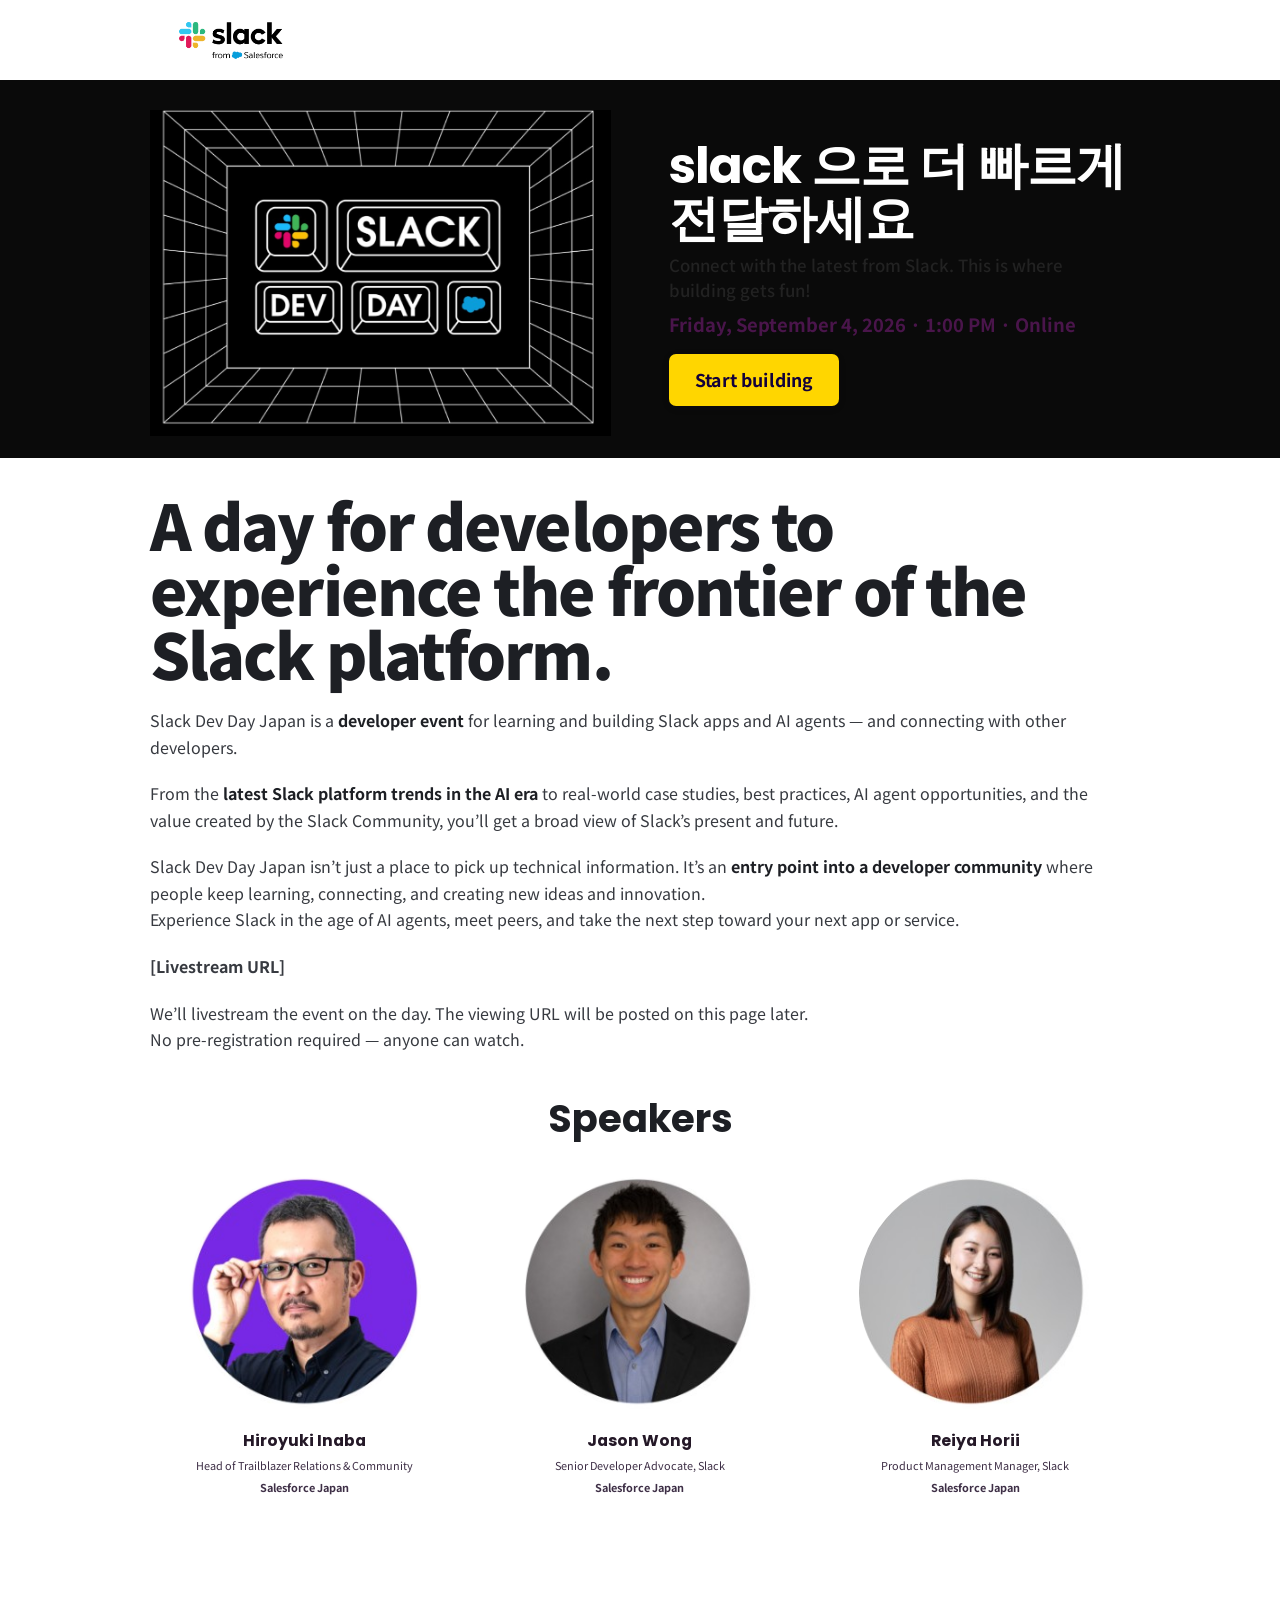
<file: index.html>
<!doctype html>
<html lang="en">
  <head>
    <meta charset="UTF-8" />
    <meta name="viewport" content="width=device-width, initial-scale=1.0" />
    <title>Slack Dev Day Japan</title>
    <meta name="description" content="Slack Dev Day Japan demo page." />
    <link rel="preconnect" href="https://fonts.googleapis.com" />
    <link rel="preconnect" href="https://fonts.gstatic.com" crossorigin />
    <link
      href="https://fonts.googleapis.com/css2?family=Noto+Sans+JP:wght@400;500;700;900&family=Poppins:wght@400;500;600;700;800&display=swap"
      rel="stylesheet"
    />
    <link rel="stylesheet" href="./styles.css" />
  </head>
  <body>
    <header class="topbar">
      <div class="wrap">
        <div class="brand">
          <img src="./assets/slack-logo-transparent.png" alt="Slack from Salesforce logo" />
        </div>
      </div>
    </header>

    <section class="hero">
  <div class="wrap hero__inner">
    <div class="hero__art">
      <img src="./assets/hero-art.png" alt="Slack Dev Day key visual" />
    </div>
    <div class="hero__copy">
      <h1>slack 으로 더 빠르게 전달하세요</h1>
      <p style="font-size:1.05em;font-weight:500;color:#222;">Connect with the latest from Slack. This is where building gets fun!</p>
      <p style="font-size:1.15em;font-weight:bold;color:#4A154B;margin: 0.5em 0 0.2em;">Friday, September 4, 2026 · 1:00 PM · Online</p>
      <a href="#" class="cta-btn" aria-label="Start building now">Start building</a>
    </div>
  </div>
</section>

    <main class="main">
      <section class="intro wrap">
        <h2>A day for developers to experience the frontier of the Slack platform.</h2>

        <p>
          Slack Dev Day Japan is a
          <strong>developer event</strong>
          for learning and building Slack apps and AI agents — and connecting with other developers.
        </p>

        <p>
          From the
          <strong>latest Slack platform trends in the AI era</strong>
          to real-world case studies, best practices, AI agent opportunities, and the value created by the Slack
          Community, you’ll get a broad view of Slack’s present and future.
        </p>

        <p>
          Slack Dev Day Japan isn’t just a place to pick up technical information. It’s an
          <strong>entry point into a developer community</strong>
          where people keep learning, connecting, and creating new ideas and innovation.<br />
          Experience Slack in the age of AI agents, meet peers, and take the next step toward your next app or service.
        </p>

        <p class="stream-title">[Livestream URL]</p>
        <p>
          We’ll livestream the event on the day. The viewing URL will be posted on this page later.<br />
          No pre-registration required — anyone can watch.
        </p>
      </section>

      <section class="speakers">
        <div class="wrap">
          <h3>Speakers</h3>
          <div class="speaker-grid">
            <article class="speaker-card">
              <div class="speaker-avatar">
                <img src="./assets/speaker-hiroyuki.png" alt="Hiroyuki Inaba" />
              </div>
              <p class="speaker-name">Hiroyuki Inaba</p>
              <p class="speaker-role">Head of Trailblazer Relations &amp; Community</p>
              <p class="speaker-company">Salesforce Japan</p>
            </article>

            <article class="speaker-card">
              <div class="speaker-avatar">
                <img src="./assets/speaker-jason.png" alt="Jason Wong" />
              </div>
              <p class="speaker-name">Jason Wong</p>
              <p class="speaker-role">Senior Developer Advocate, Slack</p>
              <p class="speaker-company">Salesforce Japan</p>
            </article>

            <article class="speaker-card">
              <div class="speaker-avatar">
                <img src="./assets/speaker-reiya.png" alt="Reiya Horii" />
              </div>
              <p class="speaker-name">Reiya Horii</p>
              <p class="speaker-role">Product Management Manager, Slack</p>
              <p class="speaker-company">Salesforce Japan</p>
            </article>
          </div>
        </div>
      </section>
    </main>
  </body>
</html>
</file>
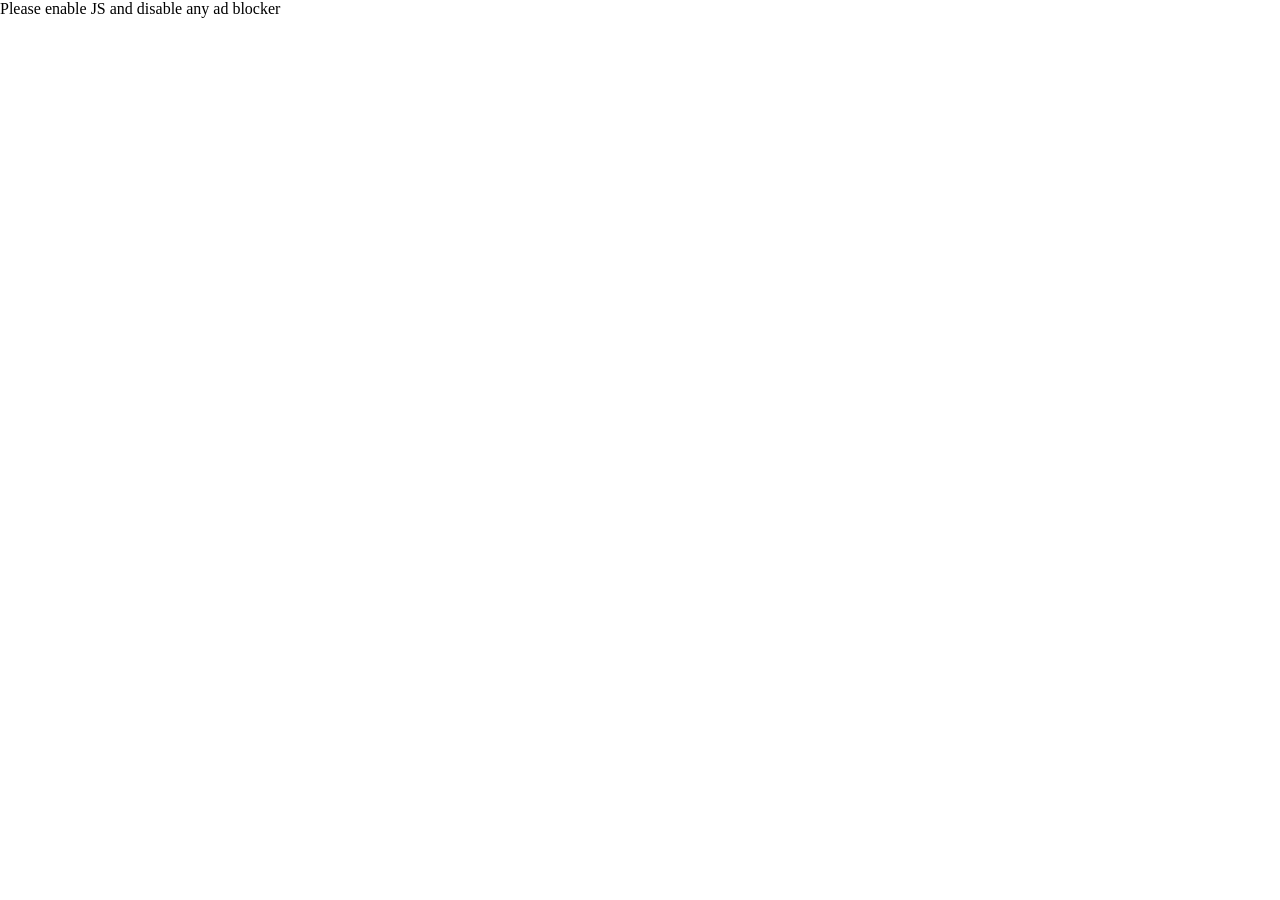
<file: page-ua.html>
<html lang="ja"><head><title>salesforce.com</title><style>#cmsg{animation: A 1.5s;}@keyframes A{0%{opacity:0;}99%{opacity:0;}100%{opacity:1;}}</style></head><body style="margin:0"><p id="cmsg">Please enable JS and disable any ad blocker</p><script data-cfasync="false">var dd={'rt':'i','cid':'AHrlqAAAAAMA3-p3wsGXZ6sAk6HFGQ==','hsh':'3BA67E83B5E1C93C86A6F784C53F4C','b':1325756,'s':20143,'e':'d0c014db8652cc06392b8337e96a6c07d0ec15e62b305416d5b18565fa5e4257026884231c28213078c13bef7b90a619','qp':'','host':'geo.captcha-delivery.com','cookie':'rQZpGo0jn1HksvbmVQt80USvQpT1DA4~IBweElxueJABX5wTyzWTR6fASNbEBD~Ax2L4gJ0~OlHHwFpD7bVNP31_MzUVmYgWhQ4~Js~GAikY2bw_HZlm4FXevkbcO0Hq'}</script><script data-cfasync="false" src="https://ct.captcha-delivery.com/i.js"></script></body></html>
</file>
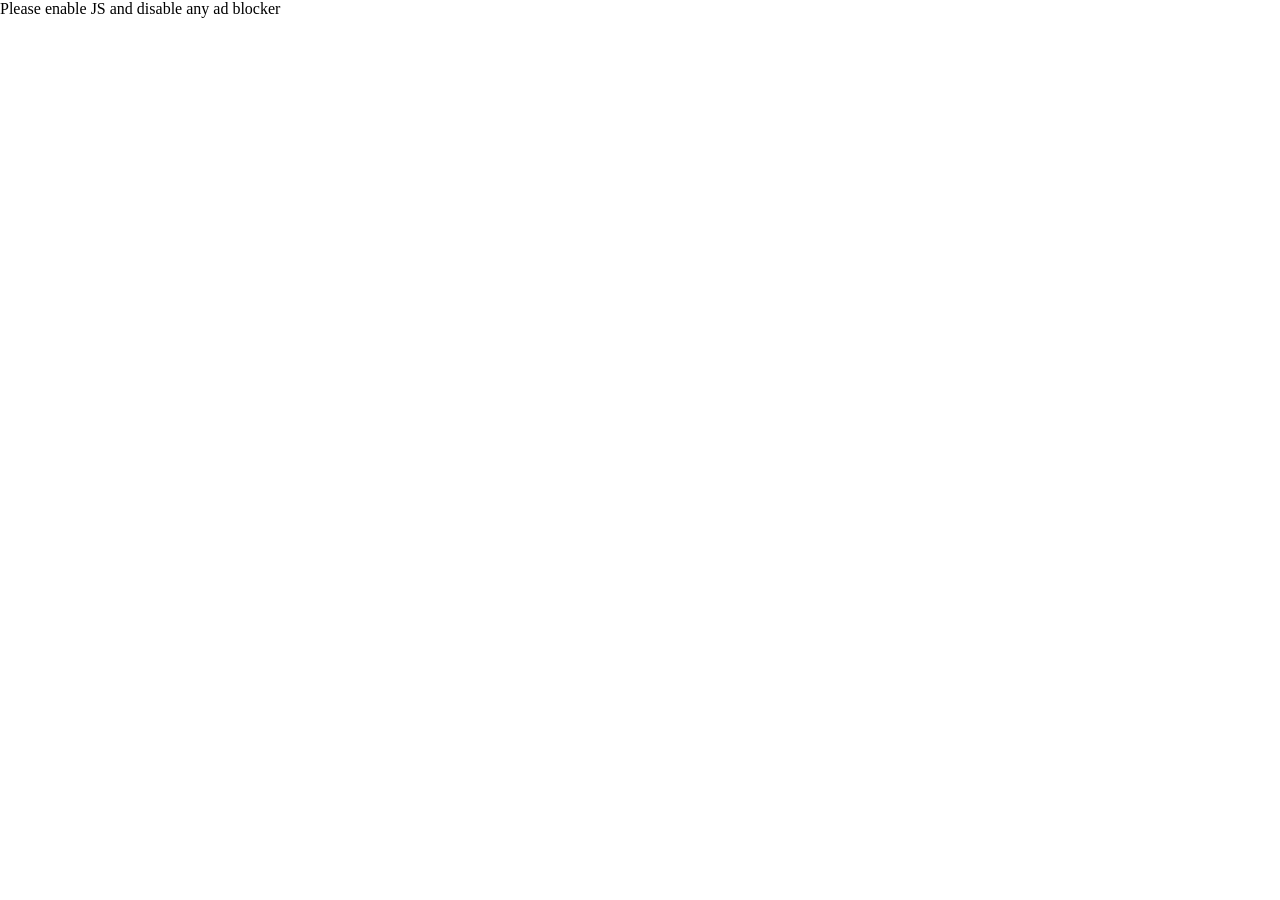
<file: page.html>
<html lang="en"><head><title>salesforce.com</title><style>#cmsg{animation: A 1.5s;}@keyframes A{0%{opacity:0;}99%{opacity:0;}100%{opacity:1;}}</style></head><body style="margin:0"><p id="cmsg">Please enable JS and disable any ad blocker</p><script data-cfasync="false">var dd={'rt':'c','cid':'AHrlqAAAAAMAEhI4cfqNKcUAk6HFGQ==','hsh':'3BA67E83B5E1C93C86A6F784C53F4C','t':'bv','qp':'','s':20143,'e':'987457f3c1ac912fb2988d8ee9967c415834aba1427bceb236679e090411e0f8c41231a6f2ad50ff3e512fb1fdfe8452','host':'geo.captcha-delivery.com','cookie':'VP3Vj8GjCYbplcBzBilFx6grPREsjOZ333~kGo1o3iVVVCeU5s3ydDrt2_8CtaRBBpr3PyCI8DRJ43YHVr4x7bmiqPgKe_0HzkCgL7kUjuloaQd5tqpJAy9esihkKtzq'}</script><script data-cfasync="false" src="https://ct.captcha-delivery.com/c.js"></script></body></html>
</file>
<file: styles.css>
:root {
  --black: #0a0a0a;
  --text: #22242a;
  --muted: #373a40;
  --white: #ffffff;
  --cta-yellow: #ffd600;
  --cta-yellow-hover: #ffef7f;
  --cta-text-dark: #12013a;
}

* {
  box-sizing: border-box;
}

body {
  margin: 0;
  color: var(--text);
  background: var(--white);
  font-family: "Noto Sans JP", -apple-system, BlinkMacSystemFont, "Segoe UI", sans-serif;
}

.wrap {
  width: min(1280px, 100% - 46px);
  margin: 0 auto;
}

.topbar {
  height: 90px;
  background: #fff;
  border-bottom: 0;
}

.topbar .wrap {
  height: 100%;
  display: flex;
  align-items: center;
  justify-content: flex-start;
}

.brand {
  line-height: 0;
}

.brand img {
  display: block;
  width: 180px;
  max-width: 42vw;
  height: auto;
}

.hero {
  background: var(--black);
  color: #fff;
  padding: 30px 0 22px;
}

.hero__inner {
  display: grid;
  grid-template-columns: 1fr 1fr;
  gap: 58px;
  align-items: center;
}

.hero__art {
  line-height: 0;
}

.hero__art img {
  width: 100%;
  height: auto;
  display: block;
  border: 0;
  box-shadow: none;
}

.hero__copy h1 {
  margin: 0;
  font: 700 clamp(2.1rem, 5.2vw, 3.4rem) / 1.08 "Poppins", "Noto Sans JP", sans-serif;
  letter-spacing: -0.02em;
  color: #fff;
  text-shadow: none;
}

.hero__copy p {
  margin: 10px 0 0;
  font-size: clamp(0.98rem, 1.65vw, 1.18rem);
  line-height: 1.45;
}

.hero__date {
  font-family: "Poppins", "Noto Sans JP", sans-serif;
  font-weight: 700;
  color: inherit;
}

.hero__copy {
  max-width: 460px;
}

.cta-btn {
  display: inline-block;
  margin-top: 12px;
  padding: 16px 26px;
  background-color: var(--cta-yellow);
  color: var(--cta-text-dark) !important;
  font-weight: bold;
  font-size: 1.1em;
  border-radius: 7px;
  text-decoration: none;
  letter-spacing: 0.01em;
  box-shadow: 0 2px 8px rgba(34,0,51,0.08);
  min-width: 44px;
  min-height: 44px;
  line-height: 1.16;
  text-align: center;
  transition: background .18s;
}
.cta-btn:active,
.cta-btn:focus,
.cta-btn:hover {
  background-color: var(--cta-yellow-hover);
  color: var(--cta-text-dark) !important;
  outline: 2px solid #222;
  outline-offset: 1px;
}

.main {
  padding: 34px 0 58px;
  background: #fff;
}

.intro {
  max-width: 980px;
}

.intro h2 {
  margin: 0 0 22px;
  font-size: clamp(2.35rem, 7.15vw, 5.05rem);
  line-height: 1.03;
  letter-spacing: -0.03em;
  font-weight: 900;
  color: #1d1f24;
}

.intro p {
  margin: 0 0 20px;
  color: var(--muted);
  font-size: clamp(1rem, 1.72vw, 1.95rem);
  line-height: 1.58;
}

.intro strong {
  color: #1d1f24;
}

.stream-title {
  margin-top: 36px;
  margin-bottom: 8px;
  font-weight: 700;
  color: #141518;
}

.speakers {
  padding: 24px 0 54px;
}

.speakers h3 {
  margin: 0 0 24px;
  text-align: center;
  font: 700 clamp(1.8rem, 3.6vw, 2.4rem) / 1.15 "Poppins", "Noto Sans JP", sans-serif;
  color: #1d1f24;
}

.speaker-grid {
  display: grid;
  grid-template-columns: repeat(3, minmax(0, 1fr));
  gap: 26px;
}

.speaker-card {
  background: transparent;
  border: 0;
  border-radius: 0;
  padding: 8px 8px 12px;
  text-align: center;
  box-shadow: none;
}

.speaker-avatar {
  width: 240px;
  height: 240px;
  margin: 0 auto 18px;
  border-radius: 50%;
  overflow: hidden;
  border: 4px solid rgba(255, 255, 255, 0.85);
}

.speaker-avatar img {
  width: 100%;
  height: 100%;
  object-fit: cover;
  display: block;
}

.speaker-name {
  margin: 0;
  font: 700 0.98rem/1.25 "Poppins", "Noto Sans JP", sans-serif;
  color: #241827;
}

.speaker-role,
.speaker-company {
  margin: 6px 0 0;
  font-size: 0.68rem;
  color: #3e2f46;
}

.speaker-company {
  font-weight: 700;
}

@media (max-width: 980px) {
  .hero__inner {
    grid-template-columns: 1fr;
    gap: 24px;
  }

  .hero__art {
    max-width: 680px;
  }

  .speaker-grid {
    grid-template-columns: 1fr;
    gap: 16px;
  }

  .speaker-avatar {
    width: 200px;
    height: 200px;
  }
}

@media (max-width: 600px) {
  .cta-btn {
    width: 100%;
    max-width: 99vw;
    font-size: 1.2em;
    padding: 17px 2px;
    min-height: 48px;
  }
}

@media (min-width: 1024px) {
  .wrap {
    width: 980px;
  }

  .topbar {
    height: 80px;
  }

  .brand img {
    width: 170px;
  }

  .hero__copy h1 {
    font-size: 50px;
    line-height: 1.05;
  }

  .hero__copy p {
    font-size: 15px;
    margin-top: 8px;
  }

  .hero__date {
    font-size: 15px;
    line-height: 1.35;
  }

  .intro h2 {
    font-size: 63px;
    line-height: 1.02;
  }

  .intro p {
    font-size: 16px;
    line-height: 1.66;
  }

  .stream-title {
    margin-top: 30px;
    margin-bottom: 6px;
  }

  .speaker-name {
    font-size: 0.99rem;
  }

  .speaker-role,
  .speaker-company {
    font-size: 0.68rem;
  }
}
</file>
